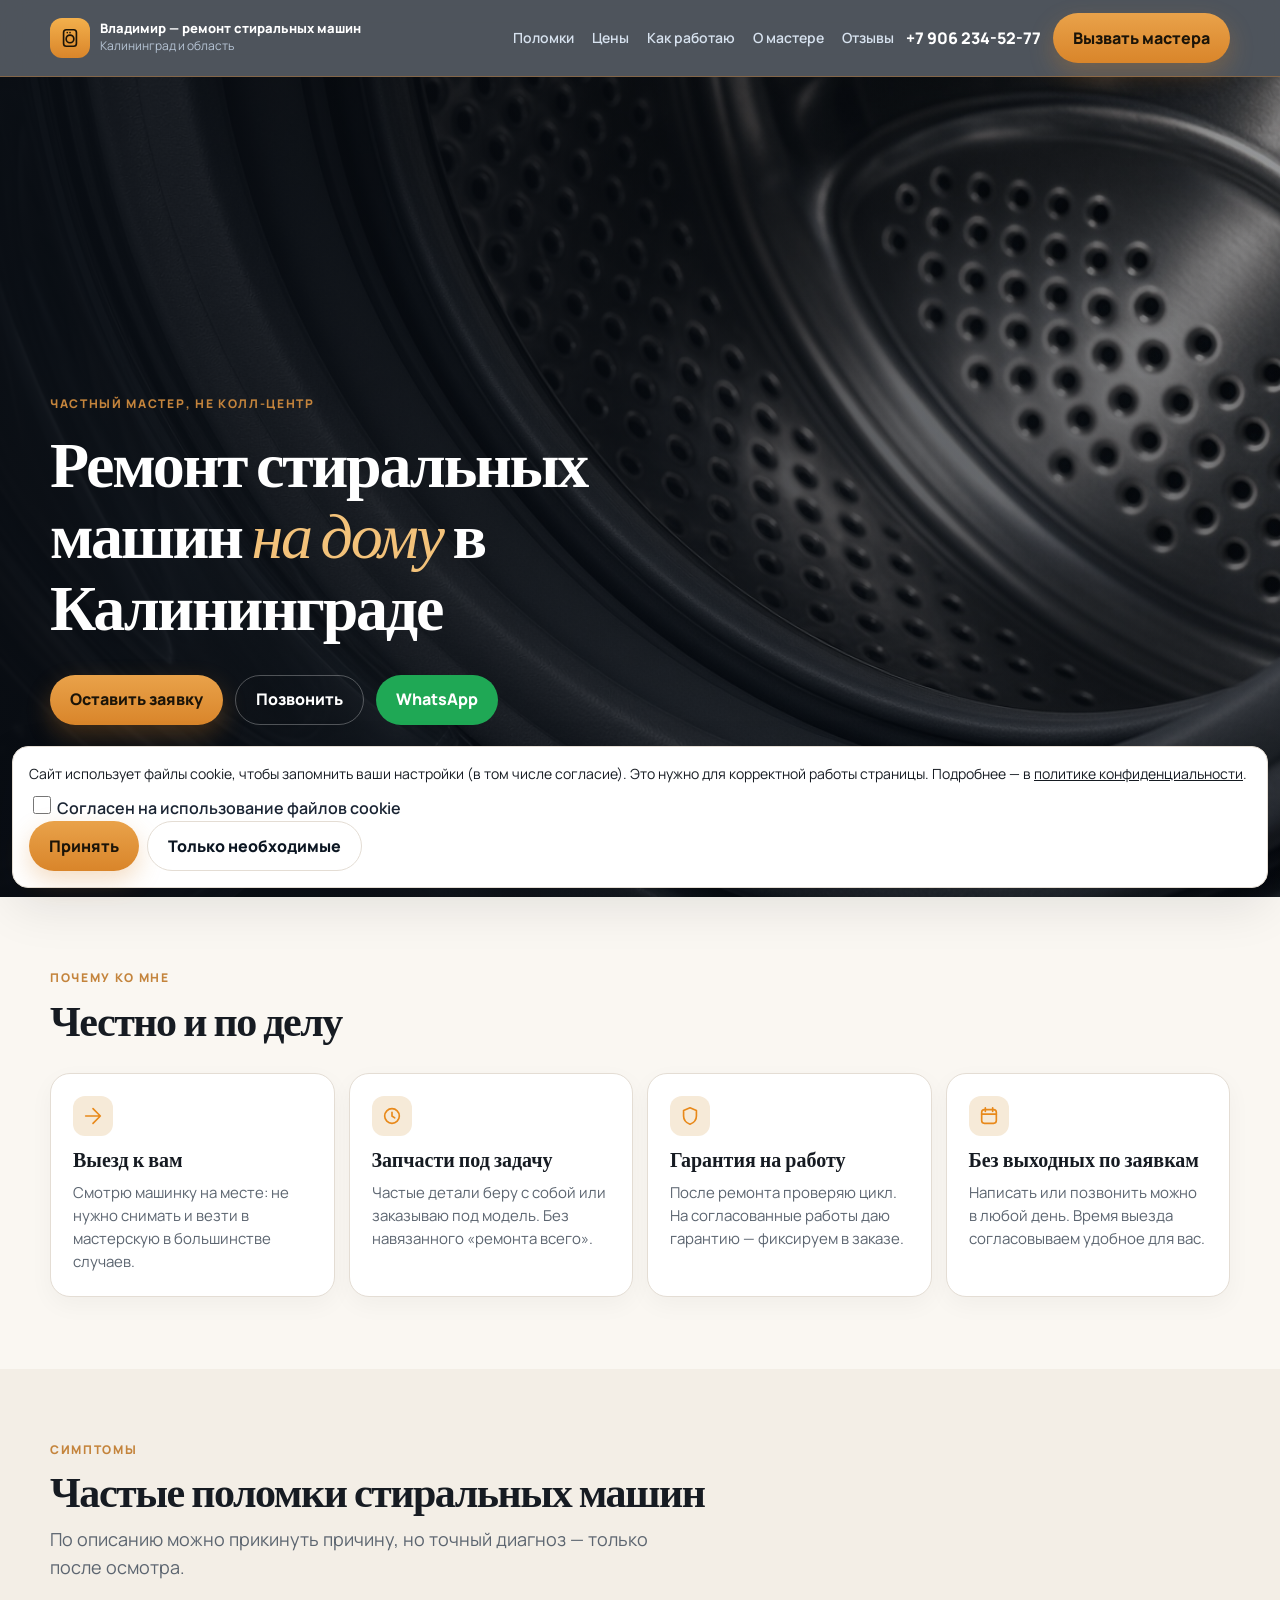
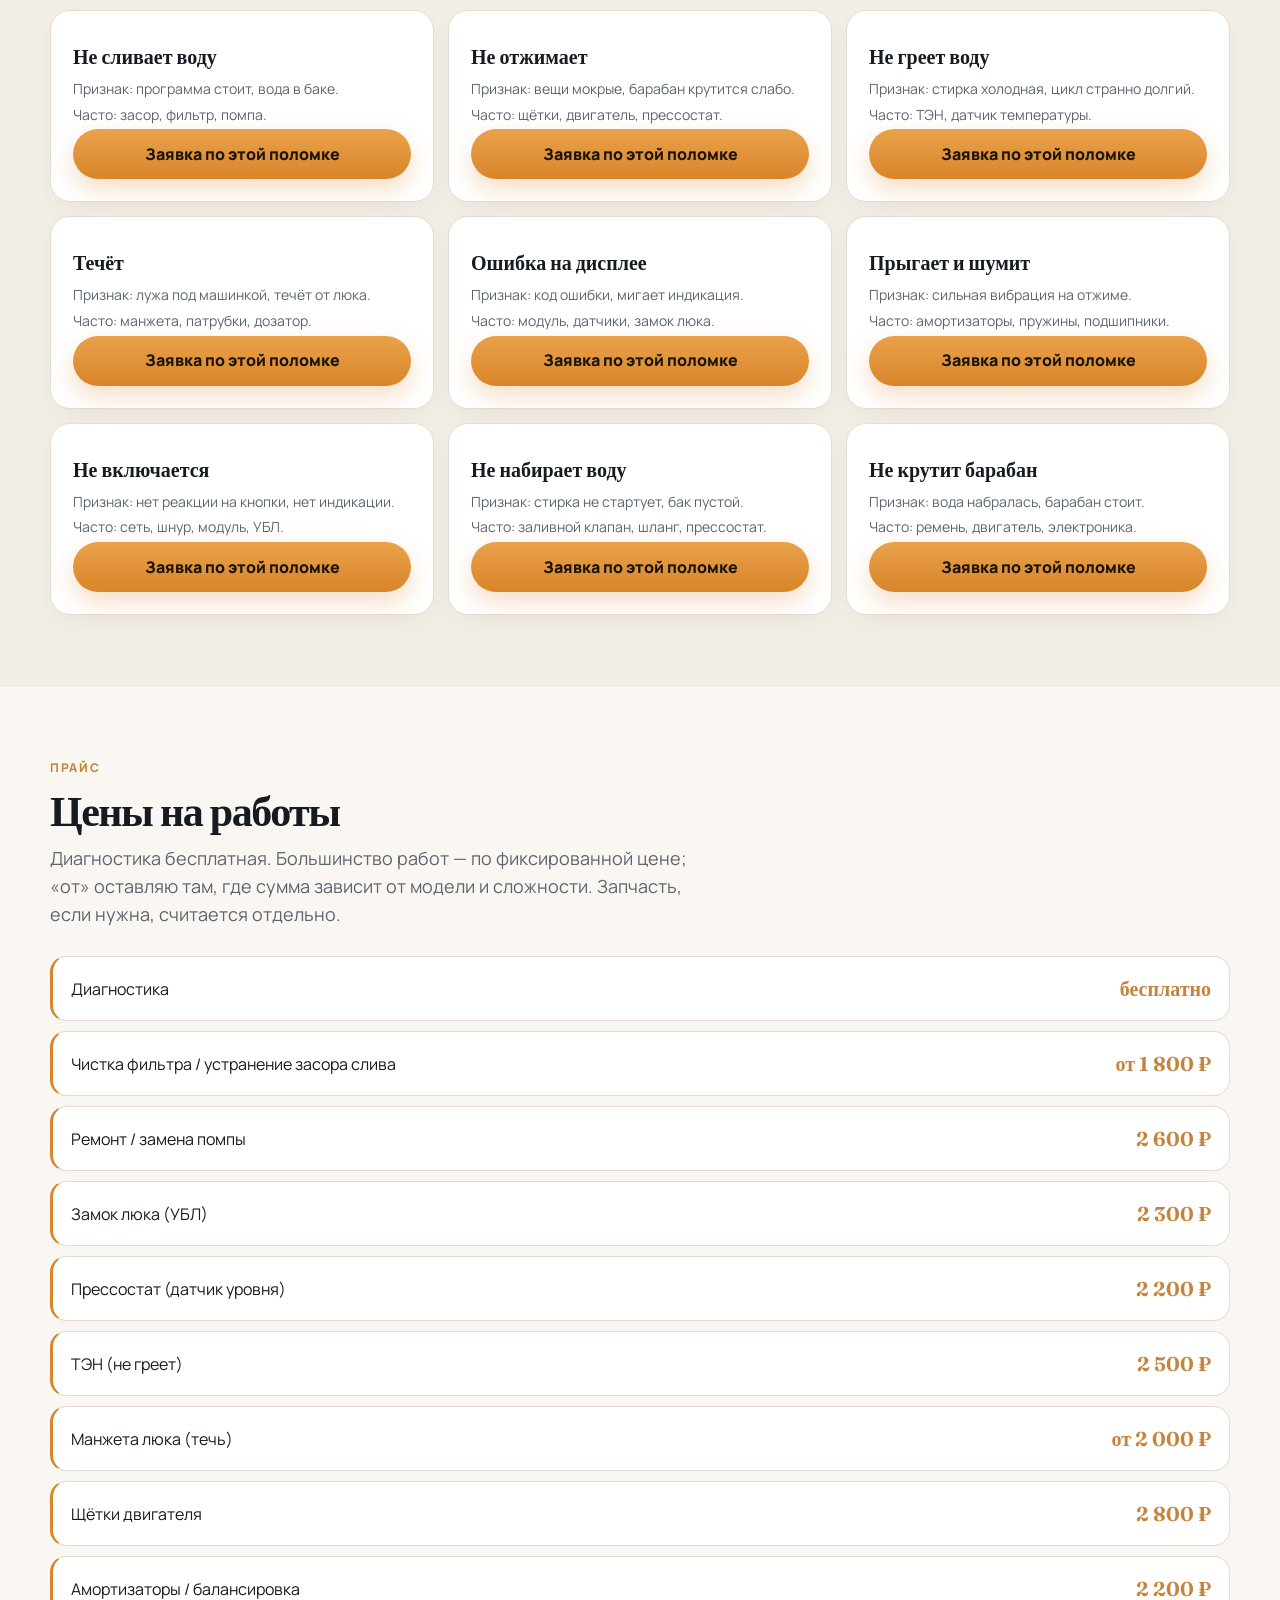
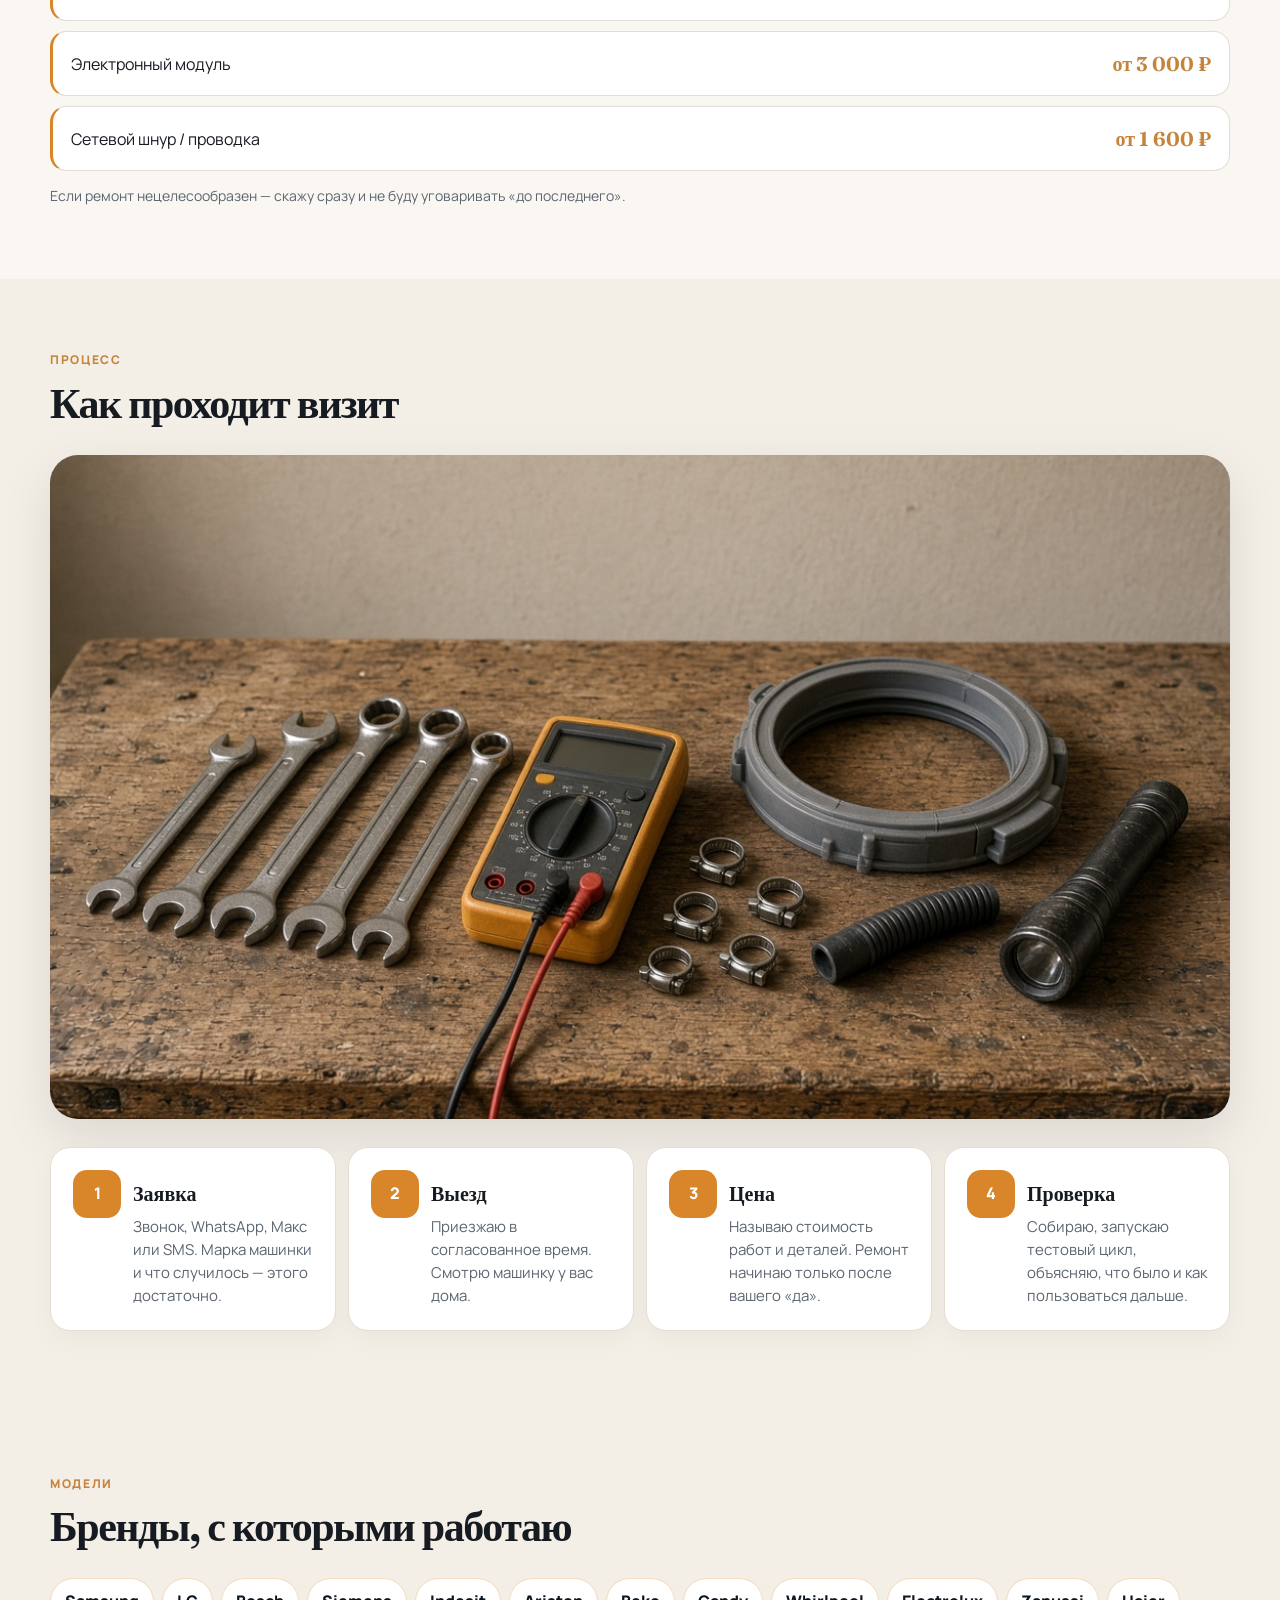
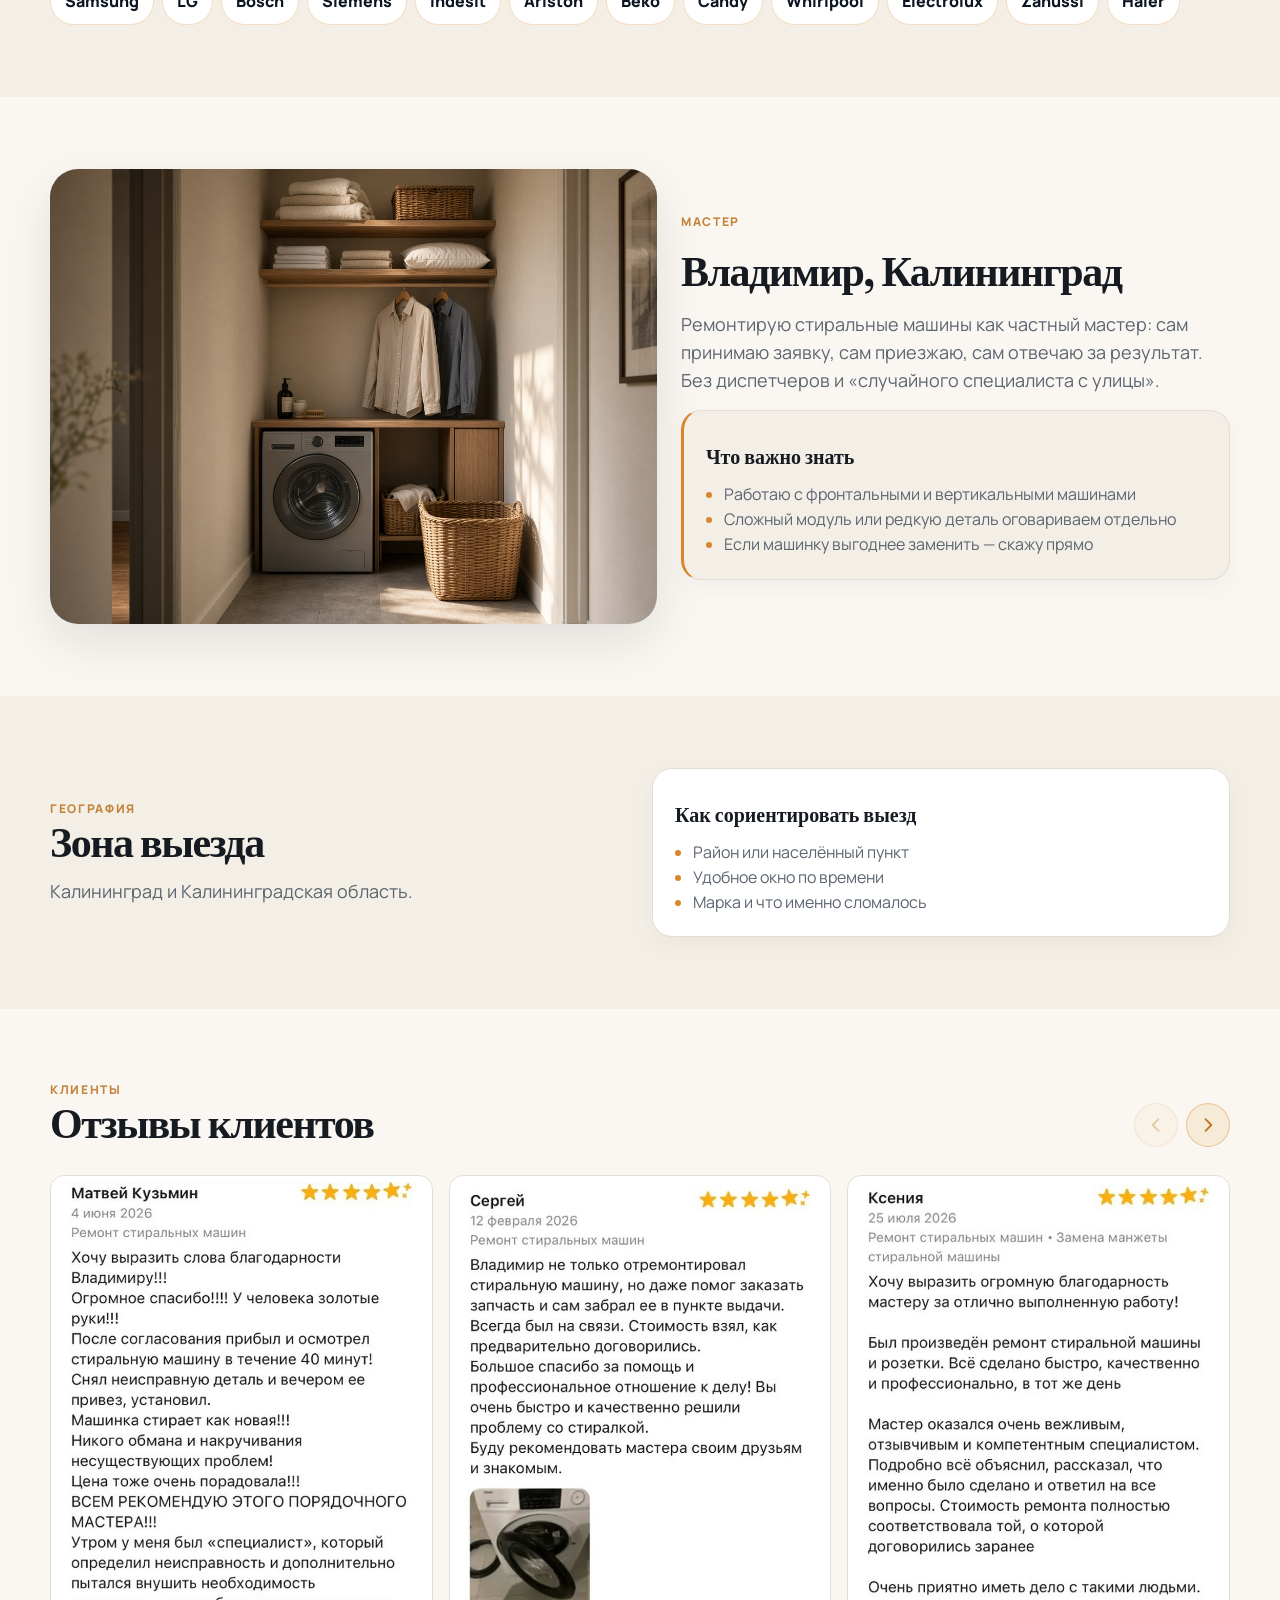
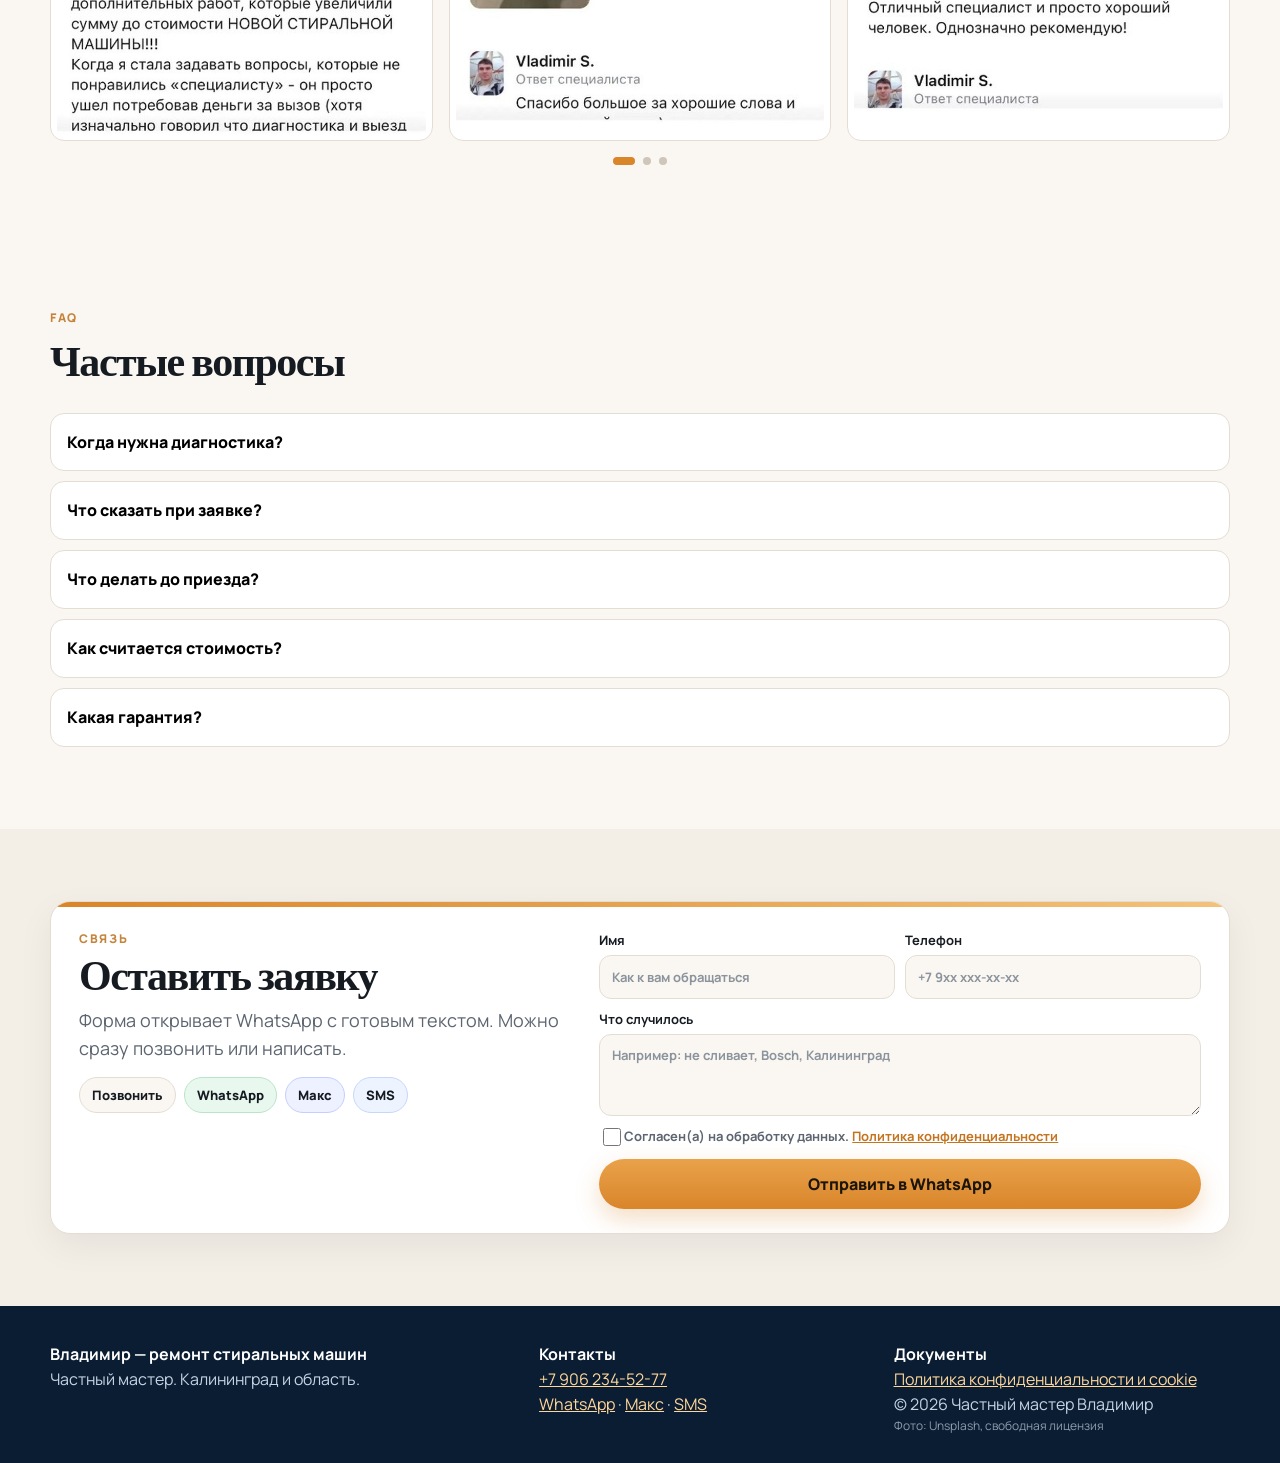
<file: index.html>
<!DOCTYPE html>
<html lang="ru">
<head>
  <meta charset="UTF-8" />
  <meta name="viewport" content="width=device-width, initial-scale=1, viewport-fit=cover" />
  <title>Ремонт стиральных машин в Калининграде — мастер Владимир</title>
  <meta name="description" content="Частный мастер Владимир: ремонт стиральных машин на дому в Калининграде и области. Выезд, диагностика, гарантия на работу. Тел. +7 906 234-52-77." />
  <link rel="preconnect" href="https://fonts.googleapis.com" />
  <link rel="preconnect" href="https://fonts.gstatic.com" crossorigin />
  <link href="https://fonts.googleapis.com/css2?family=Fraunces:ital,opsz,wght@0,9..144,500;0,9..144,650;1,9..144,500&family=Manrope:wght@500;600;700;800&display=swap" rel="stylesheet" />
  <link rel="stylesheet" href="styles.css?v=23" />
</head>
<body>
  <a class="skip" href="#main">К содержанию</a>

  <header class="header">
    <div class="container header__inner">
      <a class="brand" href="#top">
        <span class="brand__mark" aria-hidden="true">
          <svg width="22" height="22" viewBox="0 0 24 24" fill="none">
            <rect x="5" y="3" width="14" height="18" rx="3" stroke="#1b1408" stroke-width="1.8"/>
            <circle cx="12" cy="13" r="4.2" stroke="#1b1408" stroke-width="1.8"/>
            <circle cx="9" cy="6.2" r="0.9" fill="#1b1408"/>
            <circle cx="12" cy="6.2" r="0.9" fill="#1b1408"/>
          </svg>
        </span>
        <span>
          <span class="brand__title">Владимир<span class="brand__rest"> — ремонт стиральных машин</span></span>
          <span class="brand__sub">Калининград и область</span>
        </span>
      </a>

      <nav class="nav-desktop" aria-label="Разделы сайта">
        <a href="#faults">Поломки</a>
        <a href="#prices">Цены</a>
        <a href="#steps">Как работаю</a>
        <a href="#about">О мастере</a>
        <a href="#reviews">Отзывы</a>
      </nav>

      <a class="header__phone" data-tel data-phone-display href="tel:+79062345277">+7 906 234-52-77</a>
      <a class="header__phone-mobile" data-tel href="tel:+79062345277">Позвонить</a>
      <a class="btn btn--amber header__cta" href="#lead"><span class="cta-full">Вызвать мастера</span><span class="cta-short">Вызвать</span></a>
      <button class="burger" type="button" aria-label="Открыть меню" aria-expanded="false">
        <span></span><span></span><span></span>
      </button>
    </div>
  </header>

  <div class="mobile-menu" hidden>
    <nav aria-label="Мобильное меню">
      <a href="#faults">Частые поломки</a>
      <a href="#prices">Цены</a>
      <a href="#steps">Этапы работы</a>
      <a href="#about">О мастере</a>
      <a href="#area">Зона выезда</a>
      <a href="#reviews">Отзывы</a>
      <a href="#faq">Вопросы</a>
      <a href="#lead">Оставить заявку</a>
      <a data-tel href="tel:+79062345277">Позвонить</a>
    </nav>
  </div>

  <main id="main">
    <section class="hero" id="top">
      <div class="hero__stage">
        <img class="hero__photo" src="images/faults-drum.jpg?v=15" alt="Барабан и манжета люка стиральной машины" width="1152" height="864" />
        <div class="hero__veil" aria-hidden="true"></div>
        <div class="container hero__content">
          <div class="hero__copy">
            <p class="eyebrow">Частный мастер, не колл-центр</p>
            <h1>Ремонт стиральных машин <em>на дому</em> <span class="hero__place">в Калининграде</span></h1>
            <div class="hero__actions">
              <a class="btn btn--amber" href="#lead">Оставить заявку</a>
              <a class="btn btn--ghost" data-tel href="tel:+79062345277">Позвонить</a>
              <a class="btn btn--wa" data-wa href="#">WhatsApp</a>
            </div>
          </div>
          <div class="hero-stats">
            <div><b>Выезд в день обращения</b></div>
            <div><b>Гарантия на работу</b></div>
            <div><b>Цена до ремонта</b></div>
            <div><b>Город и область</b></div>
          </div>
        </div>
      </div>
    </section>

    <section class="section" id="benefits">
      <div class="container">
        <div class="section__head">
          <p class="eyebrow">Почему ко мне</p>
          <h2>Честно и по делу</h2>
        </div>
        <div class="benefits">
          <article class="card">
            <div class="icon" aria-hidden="true">
              <svg width="22" height="22" viewBox="0 0 24 24" fill="none"><path d="M4 12h16M12 4l8 8-8 8" stroke="#e8891a" stroke-width="1.8" stroke-linecap="round" stroke-linejoin="round"/></svg>
            </div>
            <h3>Выезд к вам</h3>
            <p>Смотрю машинку на месте: не нужно снимать и везти в мастерскую в большинстве случаев.</p>
          </article>
          <article class="card">
            <div class="icon" aria-hidden="true">
              <svg width="22" height="22" viewBox="0 0 24 24" fill="none"><circle cx="12" cy="12" r="8" stroke="#e8891a" stroke-width="1.8"/><path d="M12 8v4l3 2" stroke="#e8891a" stroke-width="1.8" stroke-linecap="round"/></svg>
            </div>
            <h3>Запчасти под задачу</h3>
            <p>Частые детали беру с собой или заказываю под модель. Без навязанного «ремонта всего».</p>
          </article>
          <article class="card">
            <div class="icon" aria-hidden="true">
              <svg width="22" height="22" viewBox="0 0 24 24" fill="none"><path d="M12 3l7 3v6c0 4.5-3 7.5-7 9-4-1.5-7-4.5-7-9V6l7-3z" stroke="#e8891a" stroke-width="1.8" stroke-linejoin="round"/></svg>
            </div>
            <h3>Гарантия на работу</h3>
            <p>После ремонта проверяю цикл. На согласованные работы даю гарантию — фиксируем в заказе.</p>
          </article>
          <article class="card">
            <div class="icon" aria-hidden="true">
              <svg width="22" height="22" viewBox="0 0 24 24" fill="none"><rect x="4" y="5" width="16" height="15" rx="3" stroke="#e8891a" stroke-width="1.8"/><path d="M8 3v4M16 3v4M4 10h16" stroke="#e8891a" stroke-width="1.8" stroke-linecap="round"/></svg>
            </div>
            <h3>Без выходных по заявкам</h3>
            <p>Написать или позвонить можно в любой день. Время выезда согласовываем удобное для вас.</p>
          </article>
        </div>
      </div>
    </section>

    <section class="section section--alt" id="faults">
      <div class="container">
        <div class="section__head">
          <p class="eyebrow">Симптомы</p>
          <h2>Частые поломки стиральных машин</h2>
          <p class="lead">По описанию можно прикинуть причину, но точный диагноз — только после осмотра.</p>
        </div>
        <div class="faults">
          <article class="card fault">
            <h3>Не сливает воду</h3>
            <div class="fault__meta">
              <span>Признак: программа стоит, вода в баке.</span>
              <span>Часто: засор, фильтр, помпа.</span>
            </div>
            <button class="btn btn--amber fault__cta" type="button" data-issue="Не сливает воду">Заявка по этой поломке</button>
          </article>
          <article class="card fault">
            <h3>Не отжимает</h3>
            <div class="fault__meta">
              <span>Признак: вещи мокрые, барабан крутится слабо.</span>
              <span>Часто: щётки, двигатель, прессостат.</span>
            </div>
            <button class="btn btn--amber fault__cta" type="button" data-issue="Не отжимает">Заявка по этой поломке</button>
          </article>
          <article class="card fault">
            <h3>Не греет воду</h3>
            <div class="fault__meta">
              <span>Признак: стирка холодная, цикл странно долгий.</span>
              <span>Часто: ТЭН, датчик температуры.</span>
            </div>
            <button class="btn btn--amber fault__cta" type="button" data-issue="Не греет воду">Заявка по этой поломке</button>
          </article>
          <article class="card fault">
            <h3>Течёт</h3>
            <div class="fault__meta">
              <span>Признак: лужа под машинкой, течёт от люка.</span>
              <span>Часто: манжета, патрубки, дозатор.</span>
            </div>
            <button class="btn btn--amber fault__cta" type="button" data-issue="Течёт стиральная машина">Заявка по этой поломке</button>
          </article>
          <article class="card fault">
            <h3>Ошибка на дисплее</h3>
            <div class="fault__meta">
              <span>Признак: код ошибки, мигает индикация.</span>
              <span>Часто: модуль, датчики, замок люка.</span>
            </div>
            <button class="btn btn--amber fault__cta" type="button" data-issue="Ошибка на дисплее">Заявка по этой поломке</button>
          </article>
          <article class="card fault">
            <h3>Прыгает и шумит</h3>
            <div class="fault__meta">
              <span>Признак: сильная вибрация на отжиме.</span>
              <span>Часто: амортизаторы, пружины, подшипники.</span>
            </div>
            <button class="btn btn--amber fault__cta" type="button" data-issue="Прыгает и сильно шумит">Заявка по этой поломке</button>
          </article>
          <article class="card fault">
            <h3>Не включается</h3>
            <div class="fault__meta">
              <span>Признак: нет реакции на кнопки, нет индикации.</span>
              <span>Часто: сеть, шнур, модуль, УБЛ.</span>
            </div>
            <button class="btn btn--amber fault__cta" type="button" data-issue="Не включается">Заявка по этой поломке</button>
          </article>
          <article class="card fault">
            <h3>Не набирает воду</h3>
            <div class="fault__meta">
              <span>Признак: стирка не стартует, бак пустой.</span>
              <span>Часто: заливной клапан, шланг, прессостат.</span>
            </div>
            <button class="btn btn--amber fault__cta" type="button" data-issue="Не набирает воду">Заявка по этой поломке</button>
          </article>
          <article class="card fault">
            <h3>Не крутит барабан</h3>
            <div class="fault__meta">
              <span>Признак: вода набралась, барабан стоит.</span>
              <span>Часто: ремень, двигатель, электроника.</span>
            </div>
            <button class="btn btn--amber fault__cta" type="button" data-issue="Не крутит барабан">Заявка по этой поломке</button>
          </article>
        </div>
      </div>
    </section>

    <section class="section" id="prices">
      <div class="container">
        <div class="section__head">
          <p class="eyebrow">Прайс</p>
          <h2>Цены на работы</h2>
          <p class="lead">Диагностика бесплатная. Большинство работ — по фиксированной цене; «от» оставляю там, где сумма зависит от модели и сложности. Запчасть, если нужна, считается отдельно.</p>
        </div>
        <div class="prices">
          <div class="price-row"><span>Диагностика</span><b>бесплатно</b></div>
          <div class="price-row"><span>Чистка фильтра / устранение засора слива</span><b>от 1 800 ₽</b></div>
          <div class="price-row"><span>Ремонт / замена помпы</span><b>2 600 ₽</b></div>
          <div class="price-row"><span>Замок люка (УБЛ)</span><b>2 300 ₽</b></div>
          <div class="price-row"><span>Прессостат (датчик уровня)</span><b>2 200 ₽</b></div>
          <div class="price-row"><span>ТЭН (не греет)</span><b>2 500 ₽</b></div>
          <div class="price-row"><span>Манжета люка (течь)</span><b>от 2 000 ₽</b></div>
          <div class="price-row"><span>Щётки двигателя</span><b>2 800 ₽</b></div>
          <div class="price-row"><span>Амортизаторы / балансировка</span><b>2 200 ₽</b></div>
          <div class="price-row"><span>Электронный модуль</span><b>от 3 000 ₽</b></div>
          <div class="price-row"><span>Сетевой шнур / проводка</span><b>от 1 600 ₽</b></div>
        </div>
        <p class="disclaimer">Если ремонт нецелесообразен — скажу сразу и не буду уговаривать «до последнего».</p>
      </div>
    </section>

    <section class="section section--alt" id="steps">
      <div class="container">
        <div class="section__head">
          <p class="eyebrow">Процесс</p>
          <h2>Как проходит визит</h2>
        </div>
        <figure class="section-photo">
          <img src="images/steps-tools.jpg" alt="Инструменты и запчасти для ремонта стиральной машины" width="1152" height="864" />
        </figure>
        <div class="steps">
          <article class="card step">
            <div class="step__n">1</div>
            <div>
              <h3>Заявка</h3>
              <p>Звонок, WhatsApp, Макс или SMS. Марка машинки и что случилось — этого достаточно.</p>
            </div>
          </article>
          <article class="card step">
            <div class="step__n">2</div>
            <div>
              <h3>Выезд</h3>
              <p>Приезжаю в согласованное время. Смотрю машинку у вас дома.</p>
            </div>
          </article>
          <article class="card step">
            <div class="step__n">3</div>
            <div>
              <h3>Цена</h3>
              <p>Называю стоимость работ и деталей. Ремонт начинаю только после вашего «да».</p>
            </div>
          </article>
          <article class="card step">
            <div class="step__n">4</div>
            <div>
              <h3>Проверка</h3>
              <p>Собираю, запускаю тестовый цикл, объясняю, что было и как пользоваться дальше.</p>
            </div>
          </article>
        </div>
      </div>
    </section>

    <section class="section section--alt" id="brands">
      <div class="container">
        <div class="section__head">
          <p class="eyebrow">Модели</p>
          <h2>Бренды, с которыми работаю</h2>
        </div>
        <div class="brands">
          <span class="brand-chip">Samsung</span>
          <span class="brand-chip">LG</span>
          <span class="brand-chip">Bosch</span>
          <span class="brand-chip">Siemens</span>
          <span class="brand-chip">Indesit</span>
          <span class="brand-chip">Ariston</span>
          <span class="brand-chip">Beko</span>
          <span class="brand-chip">Candy</span>
          <span class="brand-chip">Whirlpool</span>
          <span class="brand-chip">Electrolux</span>
          <span class="brand-chip">Zanussi</span>
          <span class="brand-chip">Haier</span>
        </div>
      </div>
    </section>

    <section class="section" id="about">
      <div class="container about-grid">
        <figure class="about-photo">
          <img src="images/about-laundry.jpg" alt="Стиральная машина в домашней прачечной" width="1152" height="864" />
        </figure>
        <div class="about-copy">
          <p class="eyebrow">Мастер</p>
          <h2>Владимир, Калининград</h2>
          <p class="lead">Ремонтирую стиральные машины как частный мастер: сам принимаю заявку, сам приезжаю, сам отвечаю за результат. Без диспетчеров и «случайного специалиста с улицы».</p>
          <article class="card card--inset">
            <h3>Что важно знать</h3>
            <ul class="list">
              <li>Работаю с фронтальными и вертикальными машинами</li>
              <li>Сложный модуль или редкую деталь оговариваем отдельно</li>
              <li>Если машинку выгоднее заменить — скажу прямо</li>
            </ul>
          </article>
        </div>
      </div>
    </section>

    <section class="section section--alt" id="area">
      <div class="container area-grid">
        <div>
          <p class="eyebrow">География</p>
          <h2>Зона выезда</h2>
          <p class="lead" style="margin-top:12px">Калининград и Калининградская область.</p>
        </div>
        <article class="card">
          <h3>Как сориентировать выезд</h3>
          <ul class="list">
            <li>Район или населённый пункт</li>
            <li>Удобное окно по времени</li>
            <li>Марка и что именно сломалось</li>
          </ul>
        </article>
      </div>
    </section>

    <section class="section" id="reviews">
      <div class="container">
        <div class="section__head section__head--reviews">
          <div>
            <p class="eyebrow">Клиенты</p>
            <h2>Отзывы клиентов</h2>
          </div>
          <div class="reviews-controls">
            <button class="reviews-arrow" type="button" data-reviews-prev aria-label="Предыдущие отзывы">
              <svg width="20" height="20" viewBox="0 0 24 24" fill="none" aria-hidden="true">
                <path d="M15 5L8 12l7 7" stroke="currentColor" stroke-width="2.2" stroke-linecap="round" stroke-linejoin="round"/>
              </svg>
            </button>
            <button class="reviews-arrow" type="button" data-reviews-next aria-label="Следующие отзывы">
              <svg width="20" height="20" viewBox="0 0 24 24" fill="none" aria-hidden="true">
                <path d="M9 5l7 7-7 7" stroke="currentColor" stroke-width="2.2" stroke-linecap="round" stroke-linejoin="round"/>
              </svg>
            </button>
          </div>
        </div>
        <div class="reviews-carousel" data-reviews-carousel>
          <div class="reviews-viewport">
            <div class="reviews-track">
              <div class="reviews-slide">
                <figure class="review-shot">
                  <img src="images/reviews/review-matvey.jpg" alt="Отзыв Матвея Кузьмина: 5 звёзд, благодарность за честный ремонт" width="720" height="1078" />
                </figure>
                <figure class="review-shot">
                  <img src="images/reviews/review-sergey.jpg" alt="Отзыв Сергея: 5 звёзд, помог с запчастью, ответ мастера" width="720" height="1057" />
                </figure>
                <figure class="review-shot">
                  <img src="images/reviews/review-ksenia-july.jpg" alt="Отзыв Ксении: 5 звёзд, ремонт стиральной машины и розетки" width="720" height="1032" />
                </figure>
              </div>
              <div class="reviews-slide">
                <figure class="review-shot">
                  <img src="images/reviews/review-olga.jpg" alt="Отзыв Ольги: 5 звёзд, машинка работает как новая, ответ мастера" width="720" height="730" />
                </figure>
                <figure class="review-shot">
                  <img src="images/reviews/review-ksenia-june.jpg" alt="Отзыв Ксении: 5 звёзд, замена манжеты, ответ мастера" width="720" height="730" />
                </figure>
                <figure class="review-shot">
                  <img src="images/reviews/review-sofia.jpg" alt="Отзыв Софии: 5 звёзд, ответственный ремонт, ответ мастера" width="720" height="688" />
                </figure>
              </div>
              <div class="reviews-slide reviews-slide--pair">
                <figure class="review-shot">
                  <img src="images/reviews/review-elena.jpg" alt="Отзыв Елены: 5 звёзд, приехал вовремя, ответ мастера" width="720" height="596" />
                </figure>
                <figure class="review-shot">
                  <img src="images/reviews/review-vladimir.jpg" alt="Отзыв Владимира: 5 звёзд, отличный специалист" width="720" height="512" />
                </figure>
              </div>
            </div>
          </div>
          <div class="reviews-dots" data-reviews-dots></div>
        </div>
      </div>
    </section>

    <section class="section" id="faq">
      <div class="container">
        <div class="section__head">
          <p class="eyebrow">FAQ</p>
          <h2>Частые вопросы</h2>
        </div>
        <div class="faq">
          <article class="faq__item">
            <button class="faq__q" type="button" aria-expanded="false">Когда нужна диагностика?</button>
            <div class="faq__a">Если машинка не сливает, не отжимает, не греет, течёт, выдаёт код или сильно шумит — без осмотра нельзя честно назвать причину. Диагностика на дому бесплатная, ремонт — только после согласования.</div>
          </article>
          <article class="faq__item">
            <button class="faq__q" type="button" aria-expanded="false">Что сказать при заявке?</button>
            <div class="faq__a">Марку и примерно модель, код ошибки если есть, на каком этапе сбой, есть ли вода в баке, течёт ли, когда началось. Это помогает взять нужный инструмент, но диагноз всё равно после осмотра.</div>
          </article>
          <article class="faq__item">
            <button class="faq__q" type="button" aria-expanded="false">Что делать до приезда?</button>
            <div class="faq__a">При течи, запахе гари или искрении отключите питание и перекройте воду. Не открывайте люк силой и не крутите заклинивший барабан. Сохраните код ошибки на экране, если он есть.</div>
          </article>
          <article class="faq__item">
            <button class="faq__q" type="button" aria-expanded="false">Как считается стоимость?</button>
            <div class="faq__a">Диагностика бесплатная. Работа — по прайсу (часть позиций фиксированная, часть «от»). Деталь, если нужна, считается отдельно. Дополнительные работы не делаю молча — только после вашего согласия.</div>
          </article>
          <article class="faq__item">
            <button class="faq__q" type="button" aria-expanded="false">Какая гарантия?</button>
            <div class="faq__a">Гарантия на согласованные работы и установленные мной детали. Срок проговариваем на месте и фиксируем. На износ других узлов гарантия не распространяется.</div>
          </article>
        </div>
      </div>
    </section>

    <section class="section section--alt" id="lead">
      <div class="container">
        <div class="lead-box">
          <div class="lead-box__copy">
            <p class="eyebrow">Связь</p>
            <h2>Оставить заявку</h2>
            <p class="lead">Форма открывает WhatsApp с готовым текстом. Можно сразу позвонить или написать.</p>
            <div class="alt-contacts">
              <a class="alt-link" data-tel href="tel:+79062345277">Позвонить</a>
              <a class="alt-link alt-link--wa" data-wa href="#">WhatsApp</a>
              <a class="alt-link alt-link--max" data-max href="#">Макс</a>
              <a class="alt-link alt-link--sms" data-sms href="#">SMS</a>
            </div>
          </div>
          <form class="form" id="lead-form" novalidate>
            <div class="form__row">
              <label>
                Имя
                <input id="name" name="name" type="text" autocomplete="name" placeholder="Как к вам обращаться" />
              </label>
              <label>
                Телефон
                <input id="phone" name="phone" type="tel" autocomplete="tel" required placeholder="+7 9xx xxx-xx-xx" />
              </label>
            </div>
            <label>
              Что случилось
              <textarea id="issue" name="issue" rows="3" placeholder="Например: не сливает, Bosch, Калининград"></textarea>
            </label>
            <label class="check">
              <input id="pdn-consent" type="checkbox" />
              <span>Согласен(а) на обработку данных. <a href="privacy.html">Политика конфиденциальности</a></span>
            </label>
            <p class="form__error" hidden></p>
            <button class="btn btn--amber form__submit" type="submit">Отправить в WhatsApp</button>
          </form>
        </div>
      </div>
    </section>
  </main>

  <footer class="footer">
    <div class="container footer__grid">
      <div>
        <strong>Владимир — ремонт стиральных машин</strong>
        <p>Частный мастер. Калининград и область.</p>
      </div>
      <div>
        <strong>Контакты</strong>
        <p><a data-tel data-phone-display href="tel:+79062345277">+7 906 234-52-77</a></p>
        <p><a data-wa href="#">WhatsApp</a> · <a data-max href="#">Макс</a> · <a data-sms href="#">SMS</a></p>
      </div>
      <div>
        <strong>Документы</strong>
        <p><a href="privacy.html">Политика конфиденциальности и cookie</a></p>
        <p>© <span id="year"></span> Частный мастер Владимир</p>
        <p class="photo-credit">Фото: Unsplash, свободная лицензия</p>
      </div>
    </div>
  </footer>

  <nav class="dock" aria-label="Быстрая связь">
    <a data-tel href="tel:+79062345277"><span>Звонок</span></a>
    <a data-wa href="#"><span>WhatsApp</span></a>
    <a data-max href="#"><span>Макс</span></a>
    <a data-sms href="#"><span>SMS</span></a>
  </nav>

  <div class="cookie" hidden role="dialog" aria-label="Согласие на cookie">
    <p>Сайт использует файлы cookie, чтобы запомнить ваши настройки (в том числе согласие). Это нужно для корректной работы страницы. Подробнее — в <a href="privacy.html">политике конфиденциальности</a>.</p>
    <label class="check" style="color:#1a2433;margin-bottom:10px">
      <input id="cookie-check" type="checkbox" />
      <span>Согласен на использование файлов cookie</span>
    </label>
    <div class="cookie__actions">
      <button class="btn btn--amber" type="button" data-cookie-accept>Принять</button>
      <button class="btn btn--outline" type="button" data-cookie-necessary>Только необходимые</button>
    </div>
    <p class="cookie__hint" hidden></p>
  </div>

  <script src="app.js"></script>
  <script>document.getElementById("year").textContent = new Date().getFullYear();</script>
</body>
</html>
</file>
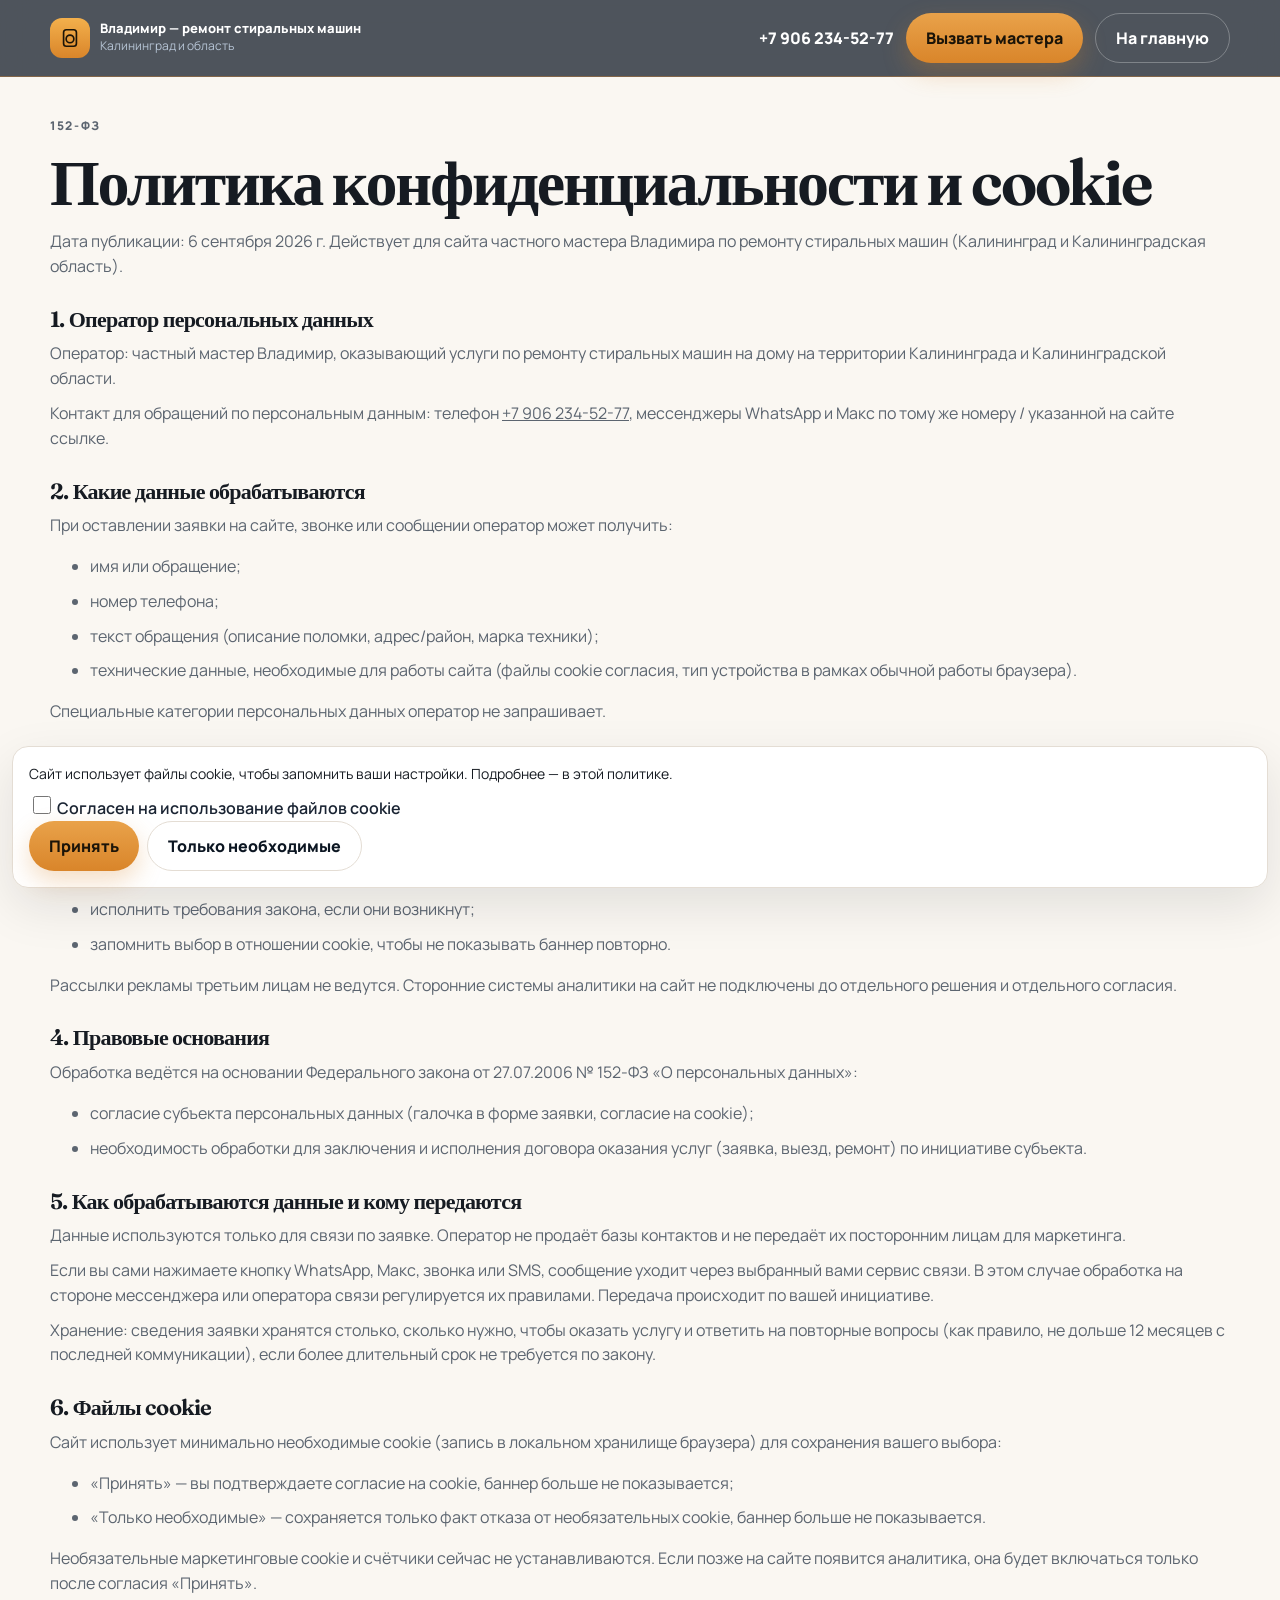
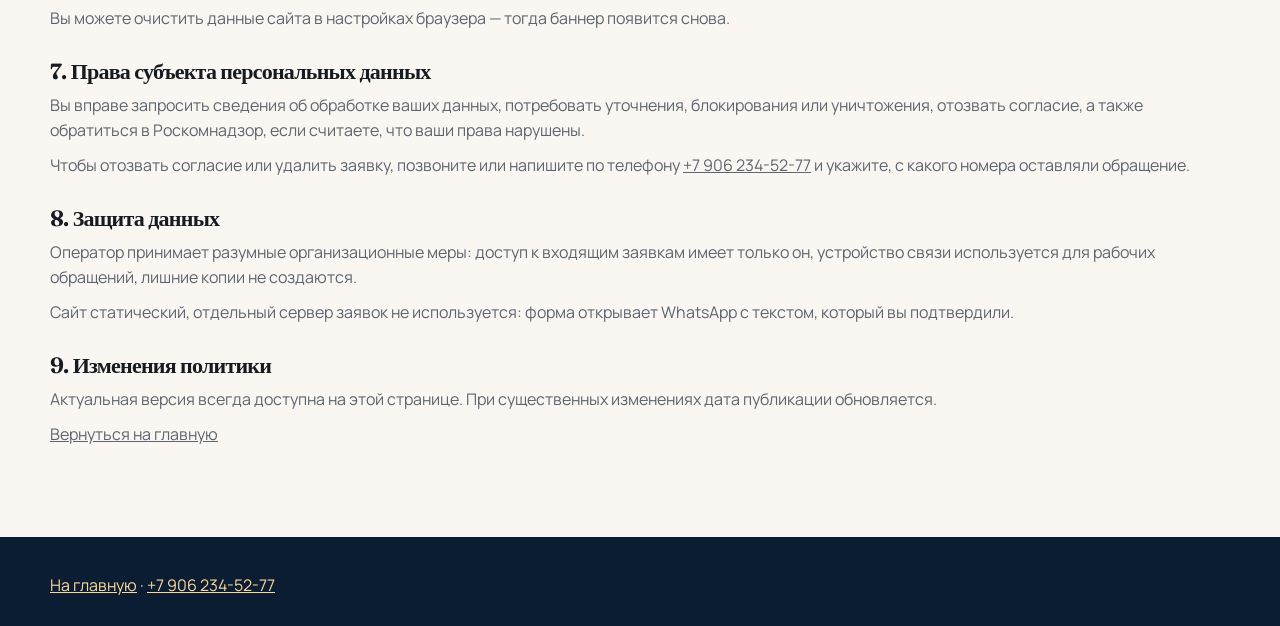
<file: privacy.html>
<!DOCTYPE html>
<html lang="ru">
<head>
  <meta charset="UTF-8" />
  <meta name="viewport" content="width=device-width, initial-scale=1, viewport-fit=cover" />
  <title>Политика конфиденциальности — Владимир, ремонт стиральных машин</title>
  <meta name="description" content="Политика обработки персональных данных и использования cookie частного мастера Владимира, Калининград." />
  <link rel="preconnect" href="https://fonts.googleapis.com" />
  <link rel="preconnect" href="https://fonts.gstatic.com" crossorigin />
  <link href="https://fonts.googleapis.com/css2?family=Fraunces:ital,opsz,wght@0,9..144,500;0,9..144,650;1,9..144,500&family=Manrope:wght@500;600;700;800&display=swap" rel="stylesheet" />
  <link rel="stylesheet" href="styles.css" />
</head>
<body>
  <header class="header">
    <div class="container header__inner">
      <a class="brand" href="index.html">
        <span class="brand__mark" aria-hidden="true">
          <svg width="22" height="22" viewBox="0 0 24 24" fill="none">
            <rect x="5" y="3" width="14" height="18" rx="3" stroke="#1b1408" stroke-width="1.8"/>
            <circle cx="12" cy="13" r="4.2" stroke="#1b1408" stroke-width="1.8"/>
          </svg>
        </span>
        <span>
          <span class="brand__title">Владимир<span class="brand__rest"> — ремонт стиральных машин</span></span>
          <span class="brand__sub">Калининград и область</span>
        </span>
      </a>
      <a class="header__phone" data-tel data-phone-display href="tel:+79062345277">+7 906 234-52-77</a>
      <a class="header__phone-mobile" data-tel href="tel:+79062345277">Позвонить</a>
      <a class="btn btn--amber header__cta" href="index.html#lead"><span class="cta-full">Вызвать мастера</span><span class="cta-short">Вызвать</span></a>
      <a class="btn btn--ghost header__home" href="index.html">На главную</a>
    </div>
  </header>

  <main class="legal container">
    <p class="eyebrow">152-ФЗ</p>
    <h1>Политика конфиденциальности и cookie</h1>
    <p>Дата публикации: 6 сентября 2026 г. Действует для сайта частного мастера Владимира по ремонту стиральных машин (Калининград и Калининградская область).</p>

    <h2>1. Оператор персональных данных</h2>
    <p>Оператор: частный мастер Владимир, оказывающий услуги по ремонту стиральных машин на дому на территории Калининграда и Калининградской области.</p>
    <p>Контакт для обращений по персональным данным: телефон <a data-tel data-phone-display href="tel:+79062345277">+7 906 234-52-77</a>, мессенджеры WhatsApp и Макс по тому же номеру / указанной на сайте ссылке.</p>

    <h2>2. Какие данные обрабатываются</h2>
    <p>При оставлении заявки на сайте, звонке или сообщении оператор может получить:</p>
    <ul>
      <li>имя или обращение;</li>
      <li>номер телефона;</li>
      <li>текст обращения (описание поломки, адрес/район, марка техники);</li>
      <li>технические данные, необходимые для работы сайта (файлы cookie согласия, тип устройства в рамках обычной работы браузера).</li>
    </ul>
    <p>Специальные категории персональных данных оператор не запрашивает.</p>

    <h2>3. Цели обработки</h2>
    <ul>
      <li>принять и обработать заявку на ремонт;</li>
      <li>связаться с вами по телефону, SMS, WhatsApp или Макс;</li>
      <li>согласовать выезд, стоимость и выполнение работ;</li>
      <li>исполнить требования закона, если они возникнут;</li>
      <li>запомнить выбор в отношении cookie, чтобы не показывать баннер повторно.</li>
    </ul>
    <p>Рассылки рекламы третьим лицам не ведутся. Сторонние системы аналитики на сайт не подключены до отдельного решения и отдельного согласия.</p>

    <h2>4. Правовые основания</h2>
    <p>Обработка ведётся на основании Федерального закона от 27.07.2006 № 152-ФЗ «О персональных данных»:</p>
    <ul>
      <li>согласие субъекта персональных данных (галочка в форме заявки, согласие на cookie);</li>
      <li>необходимость обработки для заключения и исполнения договора оказания услуг (заявка, выезд, ремонт) по инициативе субъекта.</li>
    </ul>

    <h2>5. Как обрабатываются данные и кому передаются</h2>
    <p>Данные используются только для связи по заявке. Оператор не продаёт базы контактов и не передаёт их посторонним лицам для маркетинга.</p>
    <p>Если вы сами нажимаете кнопку WhatsApp, Макс, звонка или SMS, сообщение уходит через выбранный вами сервис связи. В этом случае обработка на стороне мессенджера или оператора связи регулируется их правилами. Передача происходит по вашей инициативе.</p>
    <p>Хранение: сведения заявки хранятся столько, сколько нужно, чтобы оказать услугу и ответить на повторные вопросы (как правило, не дольше 12 месяцев с последней коммуникации), если более длительный срок не требуется по закону.</p>

    <h2>6. Файлы cookie</h2>
    <p>Сайт использует минимально необходимые cookie (запись в локальном хранилище браузера) для сохранения вашего выбора:</p>
    <ul>
      <li>«Принять» — вы подтверждаете согласие на cookie, баннер больше не показывается;</li>
      <li>«Только необходимые» — сохраняется только факт отказа от необязательных cookie, баннер больше не показывается.</li>
    </ul>
    <p>Необязательные маркетинговые cookie и счётчики сейчас не устанавливаются. Если позже на сайте появится аналитика, она будет включаться только после согласия «Принять».</p>
    <p>Вы можете очистить данные сайта в настройках браузера — тогда баннер появится снова.</p>

    <h2>7. Права субъекта персональных данных</h2>
    <p>Вы вправе запросить сведения об обработке ваших данных, потребовать уточнения, блокирования или уничтожения, отозвать согласие, а также обратиться в Роскомнадзор, если считаете, что ваши права нарушены.</p>
    <p>Чтобы отозвать согласие или удалить заявку, позвоните или напишите по телефону <a data-tel href="tel:+79062345277">+7 906 234-52-77</a> и укажите, с какого номера оставляли обращение.</p>

    <h2>8. Защита данных</h2>
    <p>Оператор принимает разумные организационные меры: доступ к входящим заявкам имеет только он, устройство связи используется для рабочих обращений, лишние копии не создаются.</p>
    <p>Сайт статический, отдельный сервер заявок не используется: форма открывает WhatsApp с текстом, который вы подтвердили.</p>

    <h2>9. Изменения политики</h2>
    <p>Актуальная версия всегда доступна на этой странице. При существенных изменениях дата публикации обновляется.</p>

    <p><a href="index.html">Вернуться на главную</a></p>
  </main>

  <footer class="footer">
    <div class="container">
      <p><a href="index.html">На главную</a> · <a data-tel data-phone-display href="tel:+79062345277">+7 906 234-52-77</a></p>
    </div>
  </footer>

  <nav class="dock" aria-label="Быстрая связь">
    <a data-tel href="tel:+79062345277"><span>Звонок</span></a>
    <a data-wa href="#"><span>WhatsApp</span></a>
    <a data-max href="#"><span>Макс</span></a>
    <a data-sms href="#"><span>SMS</span></a>
  </nav>

  <div class="cookie" hidden role="dialog" aria-label="Согласие на cookie">
    <p>Сайт использует файлы cookie, чтобы запомнить ваши настройки. Подробнее — в этой политике.</p>
    <label class="check" style="color:#1a2433;margin-bottom:10px">
      <input id="cookie-check" type="checkbox" />
      <span>Согласен на использование файлов cookie</span>
    </label>
    <div class="cookie__actions">
      <button class="btn btn--amber" type="button" data-cookie-accept>Принять</button>
      <button class="btn btn--outline" type="button" data-cookie-necessary>Только необходимые</button>
    </div>
    <p class="cookie__hint" hidden></p>
  </div>

  <script src="app.js"></script>
</body>
</html>
</file>
<file: styles.css>
:root {
  --navy: #0c1622;
  --navy-2: #152536;
  --ink: #161b22;
  --muted: #5c6570;
  --line: #e4ddd4;
  --bg: #f3eee6;
  --paper: #faf7f2;
  --white: #ffffff;
  --amber: #d9852a;
  --amber-hover: #c4741f;
  --amber-soft: #f6ead8;
  --copper: #c4843c;
  --wa: #1fa855;
  --max: #4b6bff;
  --sms: #2c6bed;
  --radius: 20px;
  --shadow: 0 18px 50px rgba(12, 22, 34, 0.1);
  --header-h: 76px;
  --dock-h: 0px;
  --safe-bottom: env(safe-area-inset-bottom, 0px);
}

*,
*::before,
*::after {
  box-sizing: border-box;
}

html {
  scroll-behavior: smooth;
}

html,
body {
  margin: 0;
  padding: 0;
  overflow-x: hidden;
}

body {
  font-family: Manrope, system-ui, -apple-system, Segoe UI, sans-serif;
  color: var(--ink);
  background: var(--paper);
  line-height: 1.55;
  padding-bottom: calc(var(--dock-h) + var(--safe-bottom));
}

body.menu-open {
  overflow: hidden;
}

img,
svg {
  max-width: 100%;
  display: block;
}

a {
  color: inherit;
}

.container {
  width: min(1180px, calc(100% - 32px));
  margin-inline: auto;
}

.skip {
  position: absolute;
  left: -999px;
  top: 8px;
}

.skip:focus {
  left: 8px;
  background: var(--white);
  padding: 8px 12px;
  z-index: 100;
}

h1,
h2,
h3,
p {
  margin: 0;
}

h1,
h2 {
  font-family: Fraunces, Georgia, serif;
  font-weight: 650;
  letter-spacing: -0.035em;
  line-height: 1.12;
}

h1 {
  font-size: clamp(32px, 6vw, 64px);
}

h1 em {
  font-style: italic;
  font-weight: 500;
  color: #f3c27a;
}

h2 {
  font-size: clamp(26px, 4vw, 42px);
}

.lead {
  color: var(--muted);
  font-size: clamp(15px, 2vw, 18px);
  max-width: 58ch;
}

.section {
  padding: 72px 0;
}

.section--alt {
  background: var(--bg);
}

.section__head {
  display: grid;
  gap: 10px;
  margin-bottom: 28px;
}

.eyebrow {
  color: var(--copper);
  font-weight: 800;
  font-size: 12px;
  letter-spacing: 0.14em;
  text-transform: uppercase;
}

.header {
  position: sticky;
  top: 0;
  z-index: 40;
  background: rgba(12, 22, 34, 0.72);
  color: var(--white);
  backdrop-filter: blur(16px);
  border-bottom: 1px solid rgba(217, 133, 42, 0.38);
}

.header__inner {
  min-height: var(--header-h);
  display: flex;
  align-items: center;
  gap: 12px;
}

.brand {
  display: flex;
  align-items: center;
  gap: 10px;
  text-decoration: none;
  min-width: 0;
  flex: 1;
}

.brand__mark {
  width: 40px;
  height: 40px;
  flex: 0 0 40px;
  border-radius: 12px;
  background: linear-gradient(180deg, #f3b04c, var(--amber));
  display: grid;
  place-items: center;
}

.brand > span:last-child {
  min-width: 0;
}

.brand__title,
.brand__sub {
  display: block;
}

.brand__title {
  font-weight: 800;
  font-size: 13px;
  line-height: 1.2;
}

.brand__sub {
  font-size: 12px;
  color: #b7c5d6;
}

.header__phone {
  display: none;
  text-decoration: none;
  font-weight: 800;
  white-space: nowrap;
}

a.btn.header__cta {
  display: inline-flex;
}

a.btn.header__home {
  display: none;
}

.cta-short {
  display: none;
}

.nav-desktop {
  display: none;
  gap: 18px;
  font-size: 14px;
  font-weight: 600;
}

.nav-desktop a {
  text-decoration: none;
  color: #d7e2ef;
}

.burger {
  width: 44px;
  height: 44px;
  flex: 0 0 44px;
  border: 1px solid rgba(255, 255, 255, 0.18);
  background: transparent;
  border-radius: 10px;
  display: flex;
  flex-direction: column;
  justify-content: center;
  align-items: center;
  gap: 5px;
  cursor: pointer;
}

.burger span {
  display: block;
  width: 18px;
  height: 2px;
  background: var(--white);
}

.mobile-menu {
  position: fixed;
  inset: var(--header-h) 0 0;
  background: var(--navy);
  z-index: 39;
  padding: 20px 16px 32px;
  overflow: auto;
}

.mobile-menu nav {
  display: grid;
  gap: 8px;
}

.mobile-menu a {
  display: block;
  text-decoration: none;
  color: var(--white);
  font-weight: 700;
  font-size: 18px;
  padding: 12px 8px;
  min-height: 44px;
}

.btn,
button,
.faq__q,
.burger,
.dock a,
a[href] {
  cursor: pointer;
}

.btn {
  display: inline-flex;
  align-items: center;
  justify-content: center;
  gap: 8px;
  min-height: 50px;
  padding: 0 20px;
  border-radius: 999px;
  border: 0;
  font: inherit;
  font-weight: 800;
  text-decoration: none;
  cursor: pointer;
  white-space: nowrap;
  transition: transform 0.18s ease, background 0.18s ease, box-shadow 0.18s ease;
}

.btn:hover {
  transform: translateY(-1px);
}

.btn--amber {
  background: linear-gradient(180deg, #e9a24a, var(--amber));
  color: #1b1408;
  box-shadow: 0 10px 24px rgba(217, 133, 42, 0.28);
}

.btn--amber:hover {
  background: var(--amber-hover);
}

.btn--ghost {
  background: transparent;
  color: var(--white);
  border: 1px solid rgba(255, 255, 255, 0.28);
}

.btn--light {
  background: var(--white);
  color: var(--navy);
}

.btn--wa {
  background: var(--wa);
  color: var(--white);
}

.btn--max {
  background: var(--max);
  color: var(--white);
}

.btn--sms {
  background: var(--sms);
  color: var(--white);
}

.btn--outline {
  background: var(--white);
  color: var(--navy);
  border: 1px solid var(--line);
}

.hero {
  color: var(--white);
  padding: 0;
}

.hero__stage {
  position: relative;
  min-height: min(92vh, 820px);
  display: grid;
  align-items: end;
  overflow: hidden;
}

.hero__photo {
  position: absolute;
  inset: 0;
  width: 100%;
  height: 100%;
  object-fit: cover;
  object-position: 50% 50%;
}

.hero__veil {
  position: absolute;
  inset: 0;
  background:
    linear-gradient(90deg, rgba(8, 12, 18, 0.88) 0%, rgba(8, 12, 18, 0.62) 42%, rgba(8, 12, 18, 0.18) 100%),
    linear-gradient(180deg, rgba(8, 12, 18, 0.28) 0%, rgba(8, 12, 18, 0.55) 100%);
}

.hero__content {
  position: relative;
  z-index: 1;
  padding: 56px 0 64px;
  display: grid;
  gap: 48px;
}

.hero__copy {
  max-width: 640px;
}

.hero__copy .eyebrow {
  margin-bottom: 14px;
}

.hero__copy h1 {
  margin-top: 0;
  margin-bottom: 0;
}

.hero__actions {
  display: flex;
  flex-wrap: wrap;
  gap: 12px;
  margin-top: 32px;
}

.hero__lead {
  color: #e4ddd4;
  font-size: clamp(16px, 2vw, 19px);
  max-width: 46ch;
  margin-top: 16px;
}

.hero__pills {
  display: flex;
  flex-wrap: wrap;
  gap: 8px;
  margin: 22px 0 22px;
}

.pill {
  background: rgba(255, 255, 255, 0.1);
  border: 1px solid rgba(255, 255, 255, 0.16);
  backdrop-filter: blur(10px);
  border-radius: 999px;
  padding: 8px 12px;
  font-size: 13px;
  font-weight: 700;
}

.hero-stats {
  display: grid;
  grid-template-columns: repeat(2, minmax(0, 1fr));
  gap: 10px;
}

.hero-stats div {
  background: rgba(255, 255, 255, 0.1);
  border: 1px solid rgba(255, 255, 255, 0.12);
  border-left: 3px solid var(--amber);
  backdrop-filter: blur(14px);
  border-radius: 16px;
  padding: 16px 16px 16px 18px;
}

.hero-stats b {
  display: block;
  font-family: Fraunces, Georgia, serif;
  font-size: 22px;
  line-height: 1.2;
}

.benefits {
  display: grid;
  gap: 14px;
  grid-template-columns: minmax(0, 1fr);
}

.card {
  background: var(--white);
  border: 1px solid var(--line);
  border-radius: var(--radius);
  padding: 22px;
  min-width: 0;
  box-shadow: 0 8px 24px rgba(12, 22, 34, 0.04);
}

.card:hover {
  transform: translateY(-3px);
  box-shadow: var(--shadow);
  border-color: rgba(217, 133, 42, 0.45);
}

.card,
.fault,
.price-row,
.step,
.case-card {
  transition: transform 0.2s ease, box-shadow 0.2s ease;
}

.nav-desktop a:hover {
  color: var(--white);
}

.card h3 {
  font-family: Fraunces, Georgia, serif;
  font-size: 20px;
  font-weight: 650;
  margin: 8px 0 6px;
}

.card p {
  color: var(--muted);
  font-size: 15px;
}

.icon {
  width: 40px;
  height: 40px;
  border-radius: 12px;
  background: var(--amber-soft);
  display: grid;
  place-items: center;
}

.faults {
  display: grid;
  gap: 14px;
  grid-template-columns: minmax(0, 1fr);
}

.fault__cta {
  width: 100%;
  margin-top: 4px;
}

.fault__meta {
  display: grid;
  gap: 4px;
  color: var(--muted);
  font-size: 14px;
}

.prices {
  display: grid;
  gap: 10px;
}

.price-row {
  display: grid;
  grid-template-columns: minmax(0, 1fr) auto;
  gap: 12px;
  align-items: center;
  background: var(--white);
  border: 1px solid var(--line);
  border-left: 3px solid var(--amber);
  border-radius: 16px;
  padding: 16px 18px;
}

.price-row:hover {
  transform: translateY(-2px);
  box-shadow: var(--shadow);
}

.price-row b {
  color: var(--copper);
  font-family: Fraunces, Georgia, serif;
  font-size: 20px;
  font-weight: 650;
  white-space: nowrap;
}

.disclaimer {
  margin-top: 14px;
  color: var(--muted);
  font-size: 14px;
}

.steps {
  display: grid;
  gap: 12px;
}

.step {
  display: grid;
  grid-template-columns: 48px minmax(0, 1fr);
  gap: 12px;
  align-items: start;
}

.step__n {
  width: 48px;
  height: 48px;
  border-radius: 14px;
  background: var(--amber);
  color: var(--white);
  display: grid;
  place-items: center;
  font-weight: 800;
}

.brands {
  display: flex;
  flex-wrap: wrap;
  gap: 8px;
}

.brand-chip {
  background: var(--white);
  border: 1px solid rgba(217, 133, 42, 0.28);
  border-radius: 999px;
  padding: 10px 14px;
  font-weight: 800;
  color: var(--navy);
}

.brand-chip:hover {
  background: var(--amber-soft);
  border-color: var(--amber);
}

.about-grid,
.area-grid {
  display: grid;
  gap: 24px;
  align-items: center;
}

.about-photo {
  margin: 0;
  border-radius: 28px;
  overflow: hidden;
  min-width: 0;
  box-shadow: var(--shadow);
}

.about-photo img {
  width: 100%;
  height: 100%;
  object-fit: cover;
  aspect-ratio: 4 / 3;
}

.about-copy {
  display: grid;
  gap: 16px;
}

.section-photo {
  margin: 0 0 28px;
  border-radius: 28px;
  overflow: hidden;
  box-shadow: var(--shadow);
}

.section-photo img {
  width: 100%;
  height: auto;
  aspect-ratio: 16 / 9;
  object-fit: cover;
  display: block;
}

.section-photo--compact {
  max-width: 220px;
  margin: 0 auto 24px;
}

.section-photo--compact img {
  aspect-ratio: 4 / 3;
}

.card--inset {
  background: var(--bg);
  border-left: 3px solid var(--amber);
}

.photo-credit {
  font-size: 12px;
  opacity: 0.7;
}

.section__head--reviews {
  grid-template-columns: minmax(0, 1fr) auto;
  align-items: end;
  gap: 16px;
}

.reviews-controls {
  display: flex;
  gap: 8px;
}

.reviews-arrow {
  width: 44px;
  height: 44px;
  border-radius: 50%;
  border: 1px solid rgba(217, 133, 42, 0.4);
  background: var(--amber-soft);
  color: var(--amber-hover);
  display: inline-flex;
  align-items: center;
  justify-content: center;
  cursor: pointer;
  padding: 0;
}

.reviews-arrow:hover:not(:disabled) {
  border-color: var(--amber);
  color: var(--amber-hover);
}

.reviews-arrow:disabled {
  opacity: 0.35;
  cursor: default;
}

.reviews-carousel {
  width: 100%;
}

.reviews-viewport {
  overflow: hidden;
  width: 100%;
}

.reviews-track {
  display: flex;
  flex-wrap: nowrap;
  align-items: flex-start;
  width: max-content;
  transition: transform 0.4s ease;
}

.reviews-slide {
  flex: none;
  width: var(--reviews-slide-w, 100%);
  min-width: var(--reviews-slide-w, 100%);
  max-width: var(--reviews-slide-w, 100%);
  display: grid;
  grid-template-columns: minmax(0, 1fr);
  gap: 14px;
  box-sizing: border-box;
}

.reviews-slide--pair {
  display: flex;
  justify-content: center;
  gap: 14px;
}

.reviews-slide--pair .review-shot {
  width: 100%;
  flex: 1 1 0;
  min-width: 0;
}

.review-shot {
  margin: 0;
  min-width: 0;
  background: var(--white);
  border: 1px solid var(--line);
  border-radius: 14px;
  overflow: hidden;
  padding: 6px;
}

.review-shot img {
  width: 100%;
  height: auto;
  display: block;
  object-fit: contain;
  background: var(--white);
}

.reviews-dots {
  display: flex;
  justify-content: center;
  gap: 8px;
  margin-top: 16px;
}

.reviews-dot {
  width: 8px;
  height: 8px;
  padding: 0;
  border: 0;
  border-radius: 50%;
  background: #cfc6ba;
  cursor: pointer;
}

.reviews-dot.is-active {
  background: var(--amber);
  width: 22px;
  border-radius: 999px;
}

@media (min-width: 700px) {
  .reviews-slide {
    grid-template-columns: repeat(3, minmax(0, 1fr));
    gap: 16px;
  }

  .reviews-slide--pair {
    display: flex;
    justify-content: center;
    gap: 16px;
  }

  .reviews-slide--pair .review-shot {
    flex: 0 0 calc((100% - 32px) / 3);
    width: calc((100% - 32px) / 3);
  }
}

@media (max-width: 479px) {
  .section__head--reviews {
    grid-template-columns: minmax(0, 1fr);
  }
}

@media (prefers-reduced-motion: reduce) {
  .reviews-track {
    transition: none;
  }
}

.list {
  margin: 10px 0 0;
  padding-left: 18px;
  color: var(--muted);
}

.list li::marker {
  color: var(--amber);
}

.faq__item {
  border: 1px solid var(--line);
  border-radius: 14px;
  background: var(--white);
  margin-bottom: 10px;
  overflow: hidden;
}

.faq__q {
  width: 100%;
  text-align: left;
  background: none;
  border: 0;
  font: inherit;
  font-weight: 800;
  padding: 16px;
  min-height: 56px;
  cursor: pointer;
}

.faq__item.is-open {
  border-color: rgba(217, 133, 42, 0.55);
}

.faq__a {
  display: none;
  padding: 0 16px 16px;
  color: var(--muted);
}

.faq__item.is-open .faq__a {
  display: block;
}

.lead-box {
  display: grid;
  gap: 18px;
  position: relative;
  background: var(--white);
  color: var(--ink);
  border: 1px solid var(--line);
  border-radius: 20px;
  padding: 22px 18px 18px;
  box-shadow: 0 12px 36px rgba(12, 22, 34, 0.06);
  overflow: hidden;
}

.lead-box::before {
  content: "";
  position: absolute;
  top: 0;
  left: 0;
  right: 0;
  height: 5px;
  background: linear-gradient(90deg, var(--amber), #f3c27a);
}

.lead-box .lead {
  color: var(--muted);
  margin-top: 8px;
  max-width: none;
}

.lead-box h2 {
  margin-top: 4px;
}

.form {
  display: grid;
  gap: 10px;
}

.form__row {
  display: grid;
  grid-template-columns: 1fr 1fr;
  gap: 10px;
}

.form label,
.form .check {
  display: grid;
  gap: 5px;
  font-weight: 700;
  font-size: 13px;
}

.form input,
.form textarea {
  width: 100%;
  border: 1px solid var(--line);
  background: var(--paper);
  color: var(--ink);
  border-radius: 12px;
  min-height: 44px;
  padding: 10px 12px;
  font: inherit;
}

.form input:focus,
.form textarea:focus {
  outline: 2px solid rgba(217, 133, 42, 0.45);
  outline-offset: 1px;
  border-color: var(--amber);
}

.form textarea {
  min-height: 72px;
  resize: vertical;
}

.form input::placeholder,
.form textarea::placeholder {
  color: #8b939c;
}

.check {
  grid-template-columns: 20px minmax(0, 1fr);
  align-items: start;
  font-weight: 600;
  color: var(--muted);
}

.check input {
  width: 18px;
  height: 18px;
  min-height: 18px;
  margin-top: 2px;
}

.check a {
  color: var(--amber-hover);
}

.form__error {
  color: #b42318;
  font-size: 13px;
}

.form__submit {
  width: 100%;
}

.alt-contacts {
  display: flex;
  flex-wrap: wrap;
  gap: 8px;
  margin-top: 14px;
}

.alt-link {
  display: inline-flex;
  align-items: center;
  justify-content: center;
  min-height: 36px;
  padding: 0 12px;
  border-radius: 999px;
  border: 1px solid var(--line);
  background: var(--paper);
  color: var(--ink);
  font-size: 13px;
  font-weight: 800;
  text-decoration: none;
}

.alt-link:hover {
  border-color: var(--amber);
  background: var(--amber-soft);
}

.alt-link--wa {
  background: #e9f8ef;
  border-color: #b8e4c8;
}

.alt-link--max {
  background: #eef1ff;
  border-color: #c5ceff;
}

.alt-link--sms {
  background: #eef4ff;
  border-color: #c5d7fb;
}

.footer {
  background: #0b1d33;
  color: #c5d3e4;
  padding: 36px 0 28px;
}

.footer a {
  color: #ffd79a;
}

.footer__grid {
  display: grid;
  gap: 18px;
}

.footer strong {
  color: var(--white);
}

.dock {
  display: none;
}

.cookie {
  position: fixed;
  left: 12px;
  right: 12px;
  bottom: calc(12px + var(--dock-h) + var(--safe-bottom));
  z-index: 50;
  background: var(--white);
  border: 1px solid var(--line);
  border-radius: 16px;
  box-shadow: var(--shadow);
  padding: 16px;
}

.cookie p {
  font-size: 14px;
  color: var(--ink);
  margin-bottom: 10px;
}

.cookie__actions {
  display: flex;
  flex-wrap: wrap;
  gap: 8px;
}

.cookie__hint {
  color: #b42318;
  font-size: 13px;
  margin: 8px 0 0;
}

.legal {
  padding: 40px 0 80px;
}

.legal h1 {
  margin-bottom: 12px;
}

.legal h2 {
  margin: 28px 0 10px;
  font-size: 22px;
}

.legal p,
.legal li {
  color: var(--muted);
  margin-bottom: 10px;
}

@media (min-width: 768px) {
  .benefits,
  .faults,
  .area-grid,
  .hero-stats {
    grid-template-columns: repeat(2, minmax(0, 1fr));
  }

  .about-grid {
    grid-template-columns: 1.05fr 0.95fr;
  }

  .steps {
    grid-template-columns: repeat(2, minmax(0, 1fr));
  }

  .lead-box {
    grid-template-columns: 0.9fr 1.1fr;
    align-items: start;
    padding: 28px 28px 24px;
    gap: 28px;
  }

  .header__phone {
    display: block;
  }

  .burger {
    margin-left: auto;
  }

  .footer__grid {
    grid-template-columns: 1.4fr 1fr 1fr;
  }
}

@media (min-width: 1024px) {
  .hero-stats {
    grid-template-columns: repeat(4, minmax(0, 1fr));
  }

  .nav-desktop {
    display: flex;
  }

  a.btn.header__cta,
  a.btn.header__home {
    display: inline-flex;
  }

  .burger,
  .mobile-menu {
    display: none !important;
  }

  .benefits {
    grid-template-columns: repeat(4, minmax(0, 1fr));
  }

  .faults {
    grid-template-columns: repeat(3, minmax(0, 1fr));
  }

  .steps {
    grid-template-columns: repeat(4, minmax(0, 1fr));
  }
}

@media (max-width: 1023px) {
  .brand__rest {
    display: none;
  }

  .header__phone-mobile {
    display: none !important;
  }

  a.btn.header__cta {
    min-height: 40px;
    padding: 0 12px;
    font-size: 13px;
    flex: 0 0 auto;
    box-shadow: none;
  }

  .cta-full {
    display: none;
  }

  .cta-short {
    display: inline;
  }

  .header {
    --header-h: 58px;
  }

  .header__inner {
    min-height: 58px;
    gap: 8px;
  }

  .brand__mark {
    width: 36px;
    height: 36px;
    flex: 0 0 36px;
  }

  .brand__title {
    font-size: 15px;
    white-space: nowrap;
  }

  .brand__sub {
    font-size: 11px;
    white-space: nowrap;
  }
}

@media (max-width: 767px) {
  :root {
    --dock-h: 64px;
  }

  .container {
    width: min(1180px, calc(100% - 24px));
  }

  .section {
    padding: 40px 0;
  }

  .section__head {
    margin-bottom: 16px;
    gap: 6px;
  }

  h2 {
    font-size: 26px;
  }

  .card {
    padding: 14px 16px;
    border-radius: 14px;
  }

  .card h3 {
    font-size: 17px;
    margin: 4px 0;
  }

  .hero__stage {
    min-height: 0;
  }

  .hero__content {
    padding: 28px 0 36px;
    gap: 14px;
  }

  .hero__copy .eyebrow {
    display: none;
  }

  .hero__place {
    display: none;
  }

  .hero__copy h1,
  .hero__copy .eyebrow + h1 {
    font-size: clamp(24px, 7.2vw, 30px);
  }

  .hero__actions {
    margin-top: 14px;
    gap: 8px;
  }

  .hero__actions .btn {
    min-height: 44px;
    padding: 0 16px;
    font-size: 14px;
  }

  .hero__actions .btn--ghost,
  .hero__actions .btn--wa {
    display: none;
  }

  .hero-stats {
    display: flex;
    flex-wrap: wrap;
    gap: 6px;
  }

  .hero-stats div {
    flex: 0 0 auto;
    padding: 6px 10px;
    border-radius: 999px;
    border-left-width: 0;
    border: 1px solid rgba(255, 255, 255, 0.16);
  }

  .hero-stats b {
    font-family: Manrope, system-ui, sans-serif;
    font-size: 12px;
    font-weight: 700;
    line-height: 1.25;
  }

  .fault .btn {
    min-height: 42px;
    font-size: 13px;
    padding: 0 12px;
  }

  .fault__meta {
    font-size: 13px;
  }

  .price-row {
    padding: 12px 14px;
  }

  .price-row b {
    font-size: 18px;
  }

  .step {
    grid-template-columns: 36px minmax(0, 1fr);
    gap: 10px;
  }

  .step__n {
    width: 36px;
    height: 36px;
    border-radius: 10px;
  }

  .section-photo {
    margin-bottom: 16px;
  }

  .section-photo img {
    aspect-ratio: 2 / 1;
    max-height: 140px;
  }

  .faq__q {
    min-height: 48px;
    padding: 12px 14px;
  }

  .lead-box {
    padding: 16px 14px 14px;
    border-radius: 16px;
    gap: 14px;
  }

  .form {
    gap: 8px;
  }

  .form textarea {
    min-height: 64px;
  }

  .form__submit {
    min-height: 44px;
  }

  .alt-contacts {
    margin-top: 10px;
    gap: 6px;
  }

  .alt-link {
    min-height: 32px;
    padding: 0 10px;
    font-size: 12px;
  }

  .dock {
    display: grid;
    grid-template-columns: repeat(4, minmax(0, 1fr));
    position: fixed;
    left: 0;
    right: 0;
    bottom: 0;
    z-index: 45;
    background: #0b1d33;
    border-top: 2px solid var(--amber);
    padding: 6px 6px calc(6px + var(--safe-bottom));
    gap: 4px;
  }

  .dock a {
    min-width: 0;
    min-height: 52px;
    border-radius: 10px;
    text-decoration: none;
    color: var(--white);
    display: flex;
    flex-direction: column;
    align-items: center;
    justify-content: center;
    gap: 2px;
    font-size: 11px;
    font-weight: 800;
    line-height: 1.1;
    text-align: center;
    padding: 4px 2px;
  }

  .dock a span {
    overflow: hidden;
    text-overflow: ellipsis;
    max-width: 100%;
  }

  .dock a:first-child {
    background: var(--amber);
    color: #1b1408;
  }

  .hero__photo {
    object-position: 50% 45%;
  }
}

@media (min-width: 768px) {
  .header__phone-mobile {
    display: none;
  }
}
</file>
